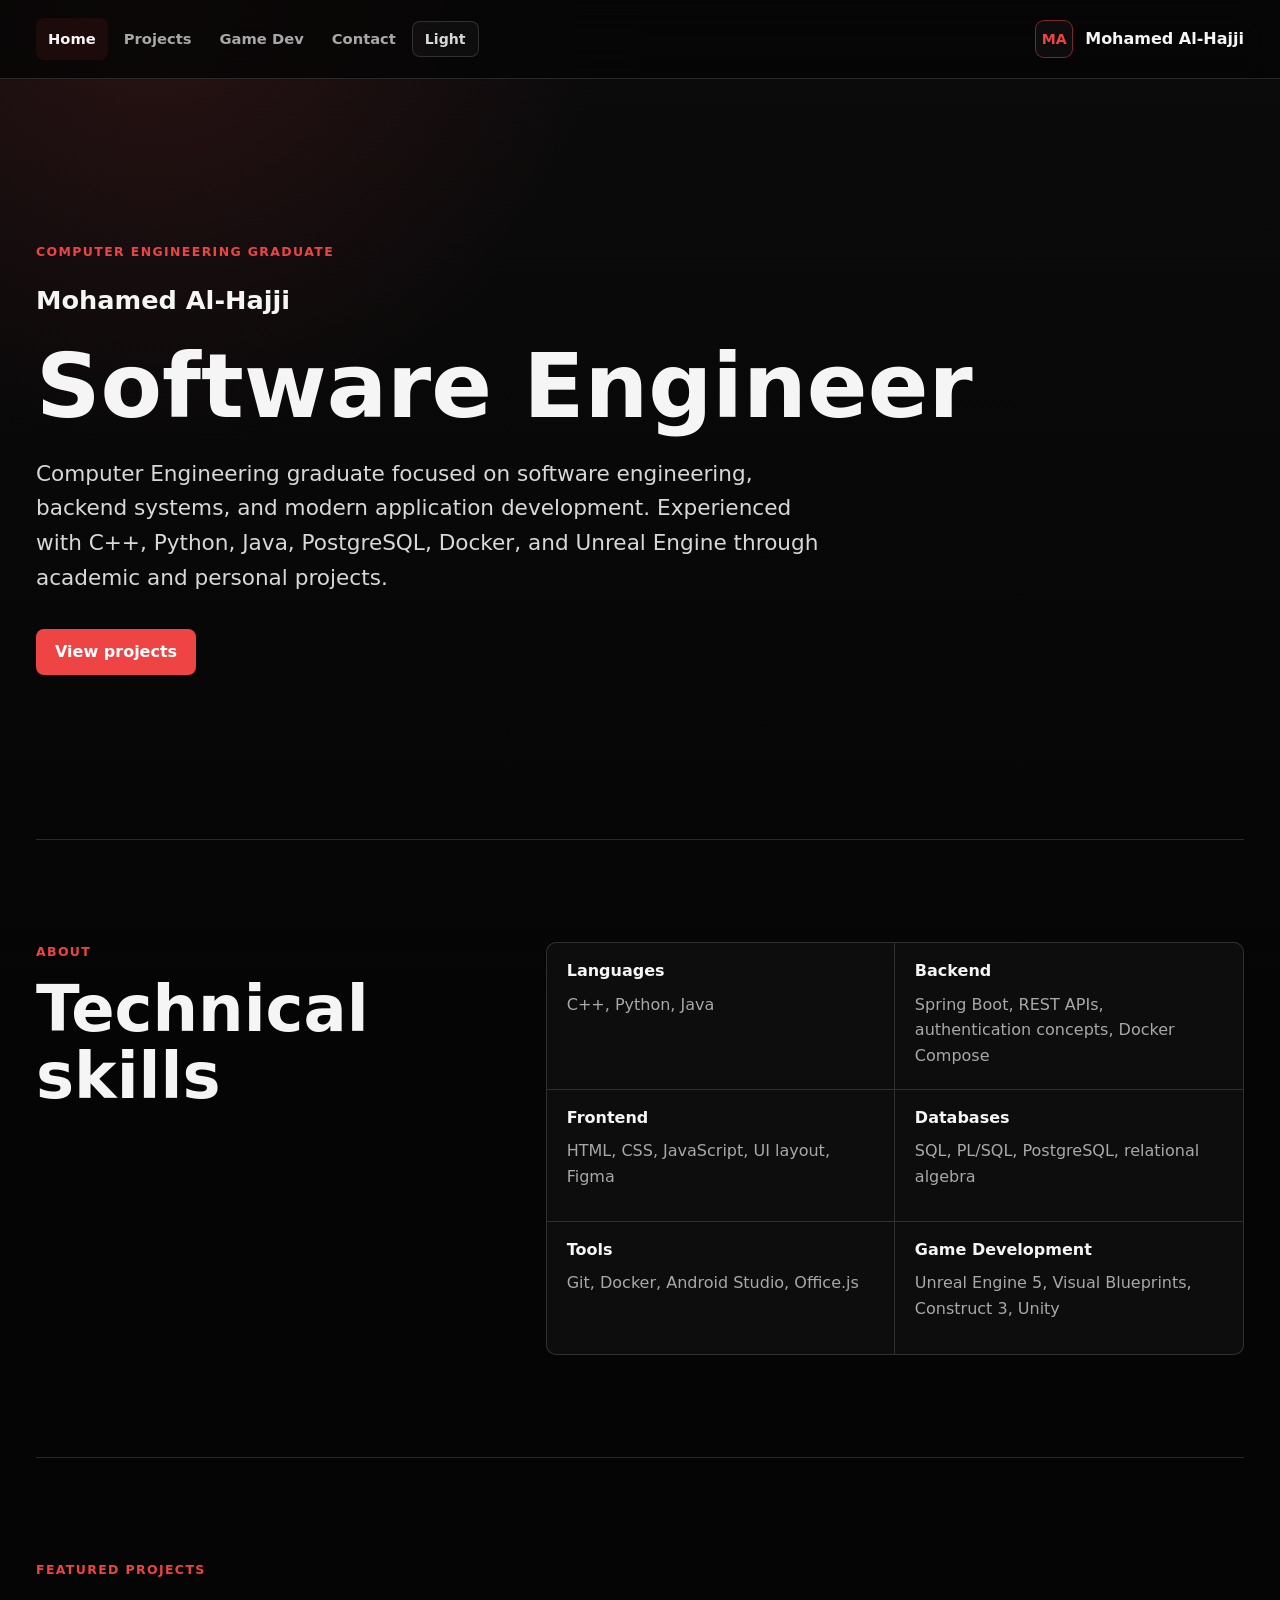
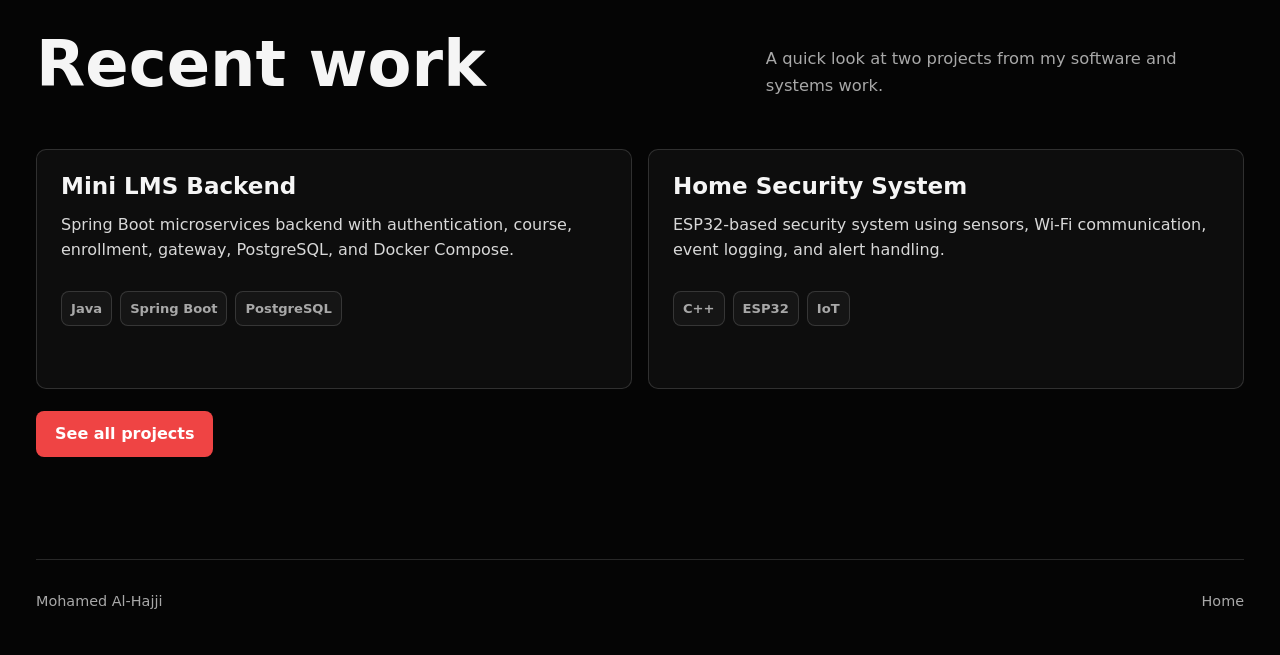
<file: index.html>
<!DOCTYPE html>
<html lang="en">
<head>
    <meta charset="UTF-8" />
    <meta name="viewport" content="width=device-width, initial-scale=1.0" />
    <meta name="description" content="Mohamed Al-Hajji - Software Engineer portfolio." />
    <title>Mohamed Al-Hajji | Software Engineer</title>
    <link rel="icon" href="data:," />
    <link rel="stylesheet" href="styles.css?v=20260610-1" />
</head>
<body>
    <header class="site-header">
        <a class="brand" href="index.html" aria-label="Mohamed Al-Hajji home">
            <span class="brand-mark">MA</span>
            <span>Mohamed Al-Hajji</span>
        </a>

        <button class="nav-toggle" type="button" aria-label="Open navigation" aria-expanded="false">
            <span></span>
            <span></span>
        </button>

        <nav class="site-nav" aria-label="Primary navigation">
            <a class="active" href="index.html">Home</a>
            <a href="projects.html">Projects</a>
            <a href="game-dev.html">Game Dev</a>
            <a href="contact.html">Contact</a>
            <button class="theme-toggle" type="button" aria-label="Toggle light and dark mode">Light</button>
        </nav>
    </header>

    <main>
        <section class="hero compact-hero">
            <div class="hero-inner">
                <div class="hero-copy reveal">
                    <p class="eyebrow">Computer Engineering Graduate</p>
                    <p class="hero-name">Mohamed Al-Hajji</p>
                    <h1>Software Engineer</h1>
                    <p class="hero-text">
                        Computer Engineering graduate focused on software engineering, backend systems, and modern application development. Experienced with C++, Python, Java, PostgreSQL, Docker, and Unreal Engine through academic and personal projects.
                    </p>
                    <div class="hero-actions">
                        <a class="button primary" href="projects.html">View projects</a>
                    </div>
                </div>
            </div>
        </section>

        <section class="section-block split-section">
            <div class="section-header reveal">
                <p class="eyebrow">About</p>
                <h2>Technical skills</h2>
            </div>

            <div id="skills" class="skill-matrix reveal">
                <div>
                    <h3>Languages</h3>
                    <p>C++, Python, Java</p>
                </div>
                <div>
                    <h3>Backend</h3>
                    <p>Spring Boot, REST APIs, authentication concepts, Docker Compose</p>
                </div>
                <div>
                    <h3>Frontend</h3>
                    <p>HTML, CSS, JavaScript, UI layout, Figma</p>
                </div>
                <div>
                    <h3>Databases</h3>
                    <p>SQL, PL/SQL, PostgreSQL, relational algebra</p>
                </div>
                <div>
                    <h3>Tools</h3>
                    <p>Git, Docker, Android Studio, Office.js</p>
                </div>
                <div>
                    <h3>Game Development</h3>
                    <p>Unreal Engine 5, Visual Blueprints, Construct 3, Unity</p>
                </div>
            </div>
        </section>

        <section class="section-block featured-section">
            <div class="section-header reveal">
                <p class="eyebrow">Featured projects</p>
                <h2>Recent work</h2>
                <p>A quick look at two projects from my software and systems work.</p>
            </div>

            <div class="featured-projects">
                <article class="featured-card reveal">
                    <h3>Mini LMS Backend</h3>
                    <p>Spring Boot microservices backend with authentication, course, enrollment, gateway, PostgreSQL, and Docker Compose.</p>
                    <div class="tag-row">
                        <span>Java</span>
                        <span>Spring Boot</span>
                        <span>PostgreSQL</span>
                    </div>
                </article>

                <article class="featured-card reveal">
                    <h3>Home Security System</h3>
                    <p>ESP32-based security system using sensors, Wi-Fi communication, event logging, and alert handling.</p>
                    <div class="tag-row">
                        <span>C++</span>
                        <span>ESP32</span>
                        <span>IoT</span>
                    </div>
                </article>
            </div>

            <div class="section-actions reveal">
                <a class="button primary" href="projects.html">See all projects</a>
            </div>
        </section>

    </main>

    <footer class="site-footer">
        <span>Mohamed Al-Hajji</span>
        <span>Home</span>
    </footer>

    <script src="script.js?v=20260521-4"></script>
</body>
</html>
</file>
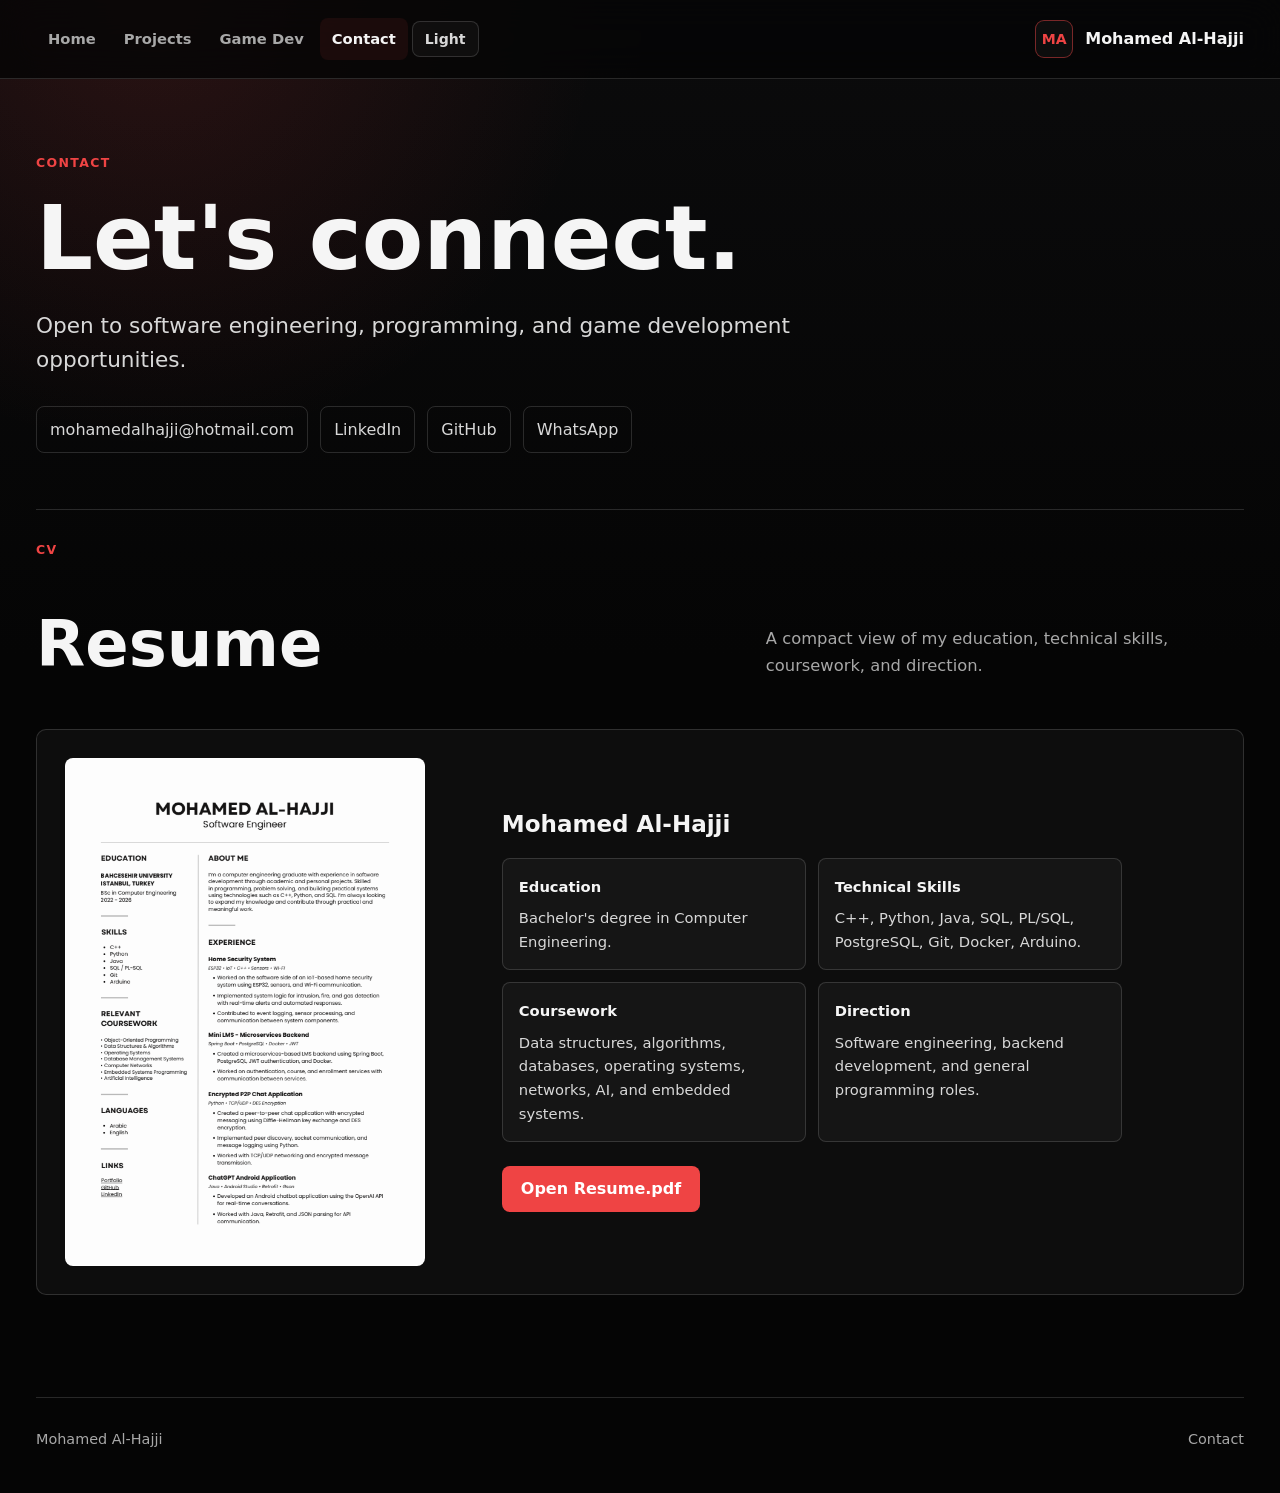
<file: contact.html>
<!DOCTYPE html>
<html lang="en">
<head>
    <meta charset="UTF-8" />
    <meta name="viewport" content="width=device-width, initial-scale=1.0" />
    <meta name="description" content="Contact Mohamed Al-Hajji and view his CV." />
    <title>Mohamed Al-Hajji | Contact</title>
    <link rel="icon" href="data:," />
    <link rel="stylesheet" href="styles.css?v=20260610-1" />
</head>
<body>
    <header class="site-header">
        <a class="brand" href="index.html" aria-label="Mohamed Al-Hajji home">
            <span class="brand-mark">MA</span>
            <span>Mohamed Al-Hajji</span>
        </a>

        <button class="nav-toggle" type="button" aria-label="Open navigation" aria-expanded="false">
            <span></span>
            <span></span>
        </button>

        <nav class="site-nav" aria-label="Primary navigation">
            <a href="index.html">Home</a>
            <a href="projects.html">Projects</a>
            <a href="game-dev.html">Game Dev</a>
            <a class="active" href="contact.html">Contact</a>
            <button class="theme-toggle" type="button" aria-label="Toggle light and dark mode">Light</button>
        </nav>
    </header>

    <main>
        <section class="hero page-hero contact-hero">
            <div class="hero-inner">
                <div class="hero-copy reveal">
                    <p class="eyebrow">Contact</p>
                    <h1>Let's connect.</h1>
                    <p class="hero-text">
                        Open to software engineering, programming, and game development opportunities.
                    </p>
                    <div class="contact-links">
                        <a href="mailto:mohamedalhajji@hotmail.com">mohamedalhajji@hotmail.com</a>
                        <a href="https://linkedin.com/in/mohamedalhajji" target="_blank" rel="noreferrer">LinkedIn</a>
                        <a href="https://github.com/mohamedalhajji" target="_blank" rel="noreferrer">GitHub</a>
                        <a href="https://wa.me/+966598626359" target="_blank" rel="noreferrer">WhatsApp</a>
                    </div>
                </div>
            </div>
        </section>

        <section class="section-block resume-page-section">
            <div class="section-header reveal">
                <p class="eyebrow">CV</p>
                <h2>Resume</h2>
                <p>A compact view of my education, technical skills, coursework, and direction.</p>
            </div>

            <div class="resume-panel reveal">
                <a class="resume-preview resume-preview-large" href="assets/Resume.pdf" target="_blank" rel="noreferrer">
                    <img src="assets/resume.png" alt="Resume preview" />
                </a>
                <div class="resume-copy">
                    <h3>Mohamed Al-Hajji</h3>
                    <div class="resume-summary-grid">
                        <div>
                            <h4>Education</h4>
                            <p>Bachelor's degree in Computer Engineering.</p>
                        </div>
                        <div>
                            <h4>Technical Skills</h4>
                            <p>C++, Python, Java, SQL, PL/SQL, PostgreSQL, Git, Docker, Arduino.</p>
                        </div>
                        <div>
                            <h4>Coursework</h4>
                            <p>Data structures, algorithms, databases, operating systems, networks, AI, and embedded systems.</p>
                        </div>
                        <div>
                            <h4>Direction</h4>
                            <p>Software engineering, backend development, and general programming roles.</p>
                        </div>
                    </div>
                    <a class="button primary" href="assets/Resume.pdf" target="_blank" rel="noreferrer">Open Resume.pdf</a>
                </div>
            </div>
        </section>
    </main>

    <footer class="site-footer">
        <span>Mohamed Al-Hajji</span>
        <span>Contact</span>
    </footer>

    <script src="script.js?v=20260627-1"></script>
</body>
</html>
</file>
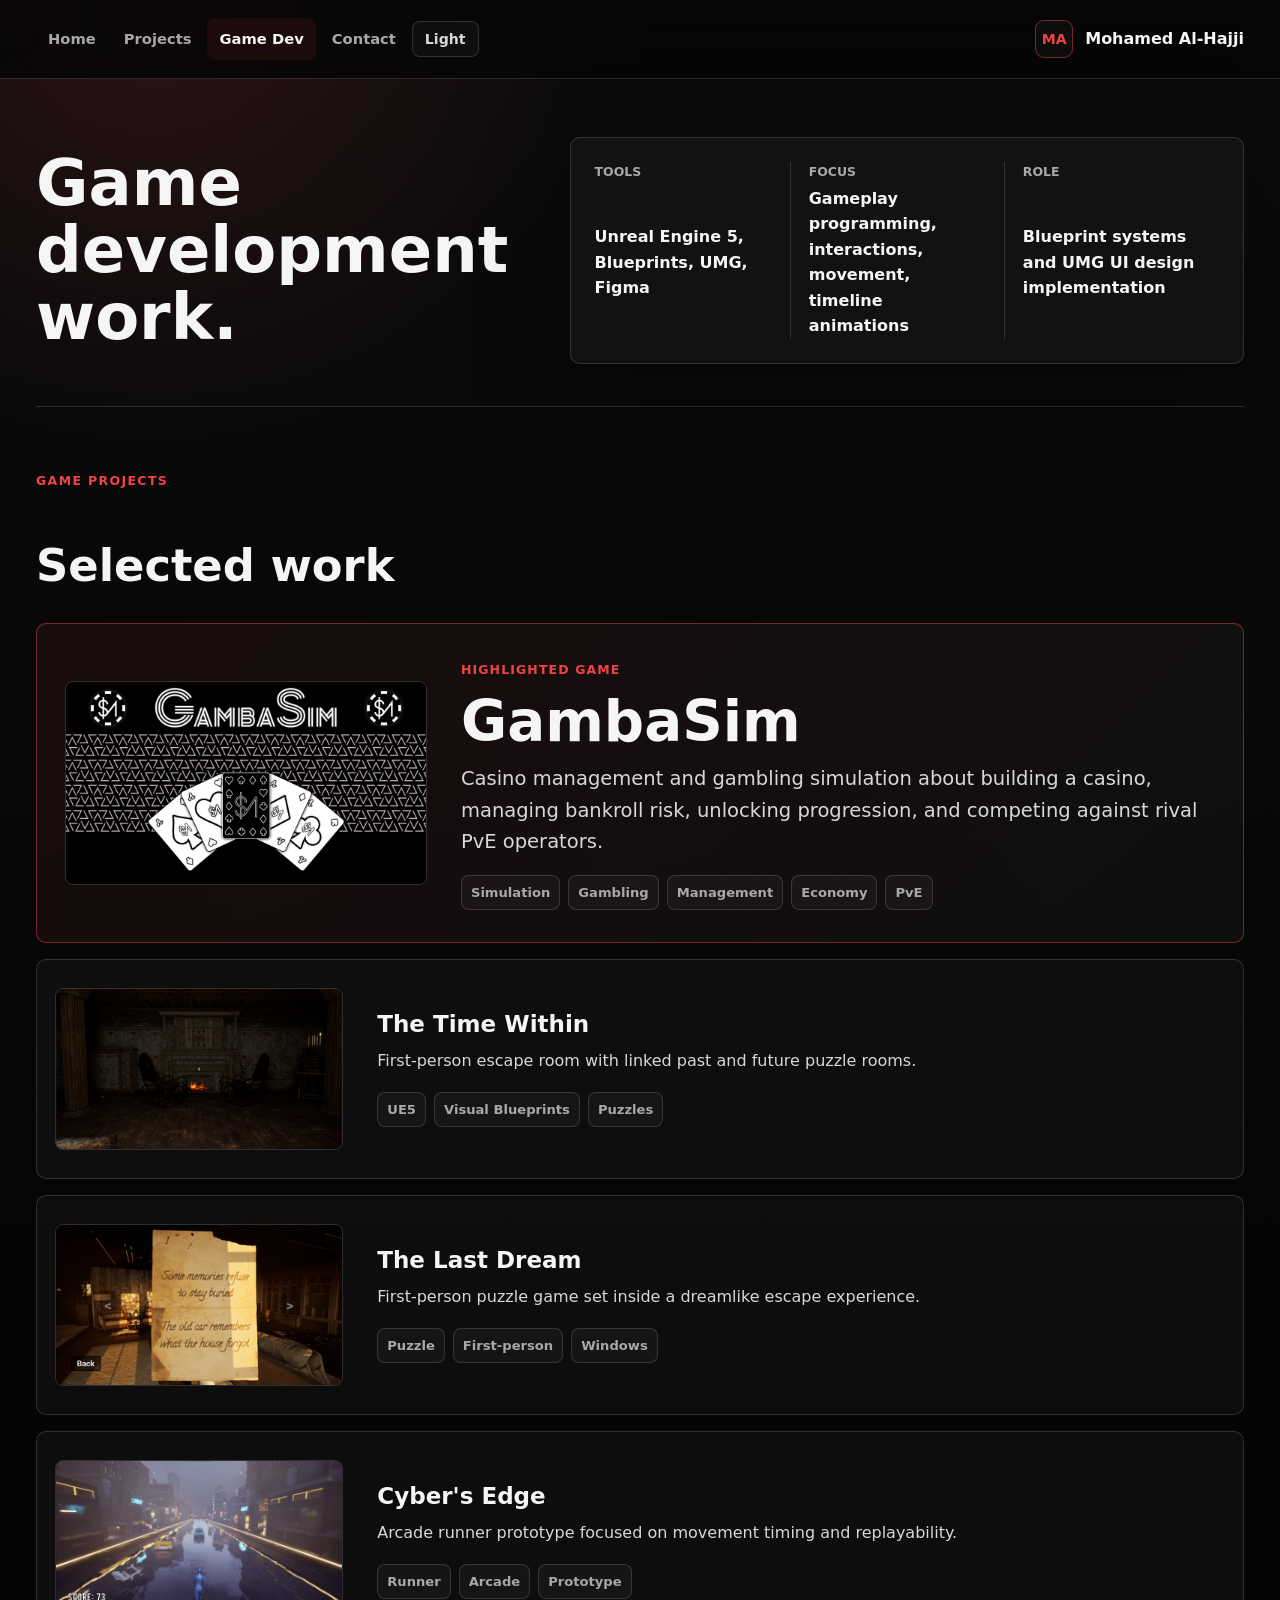
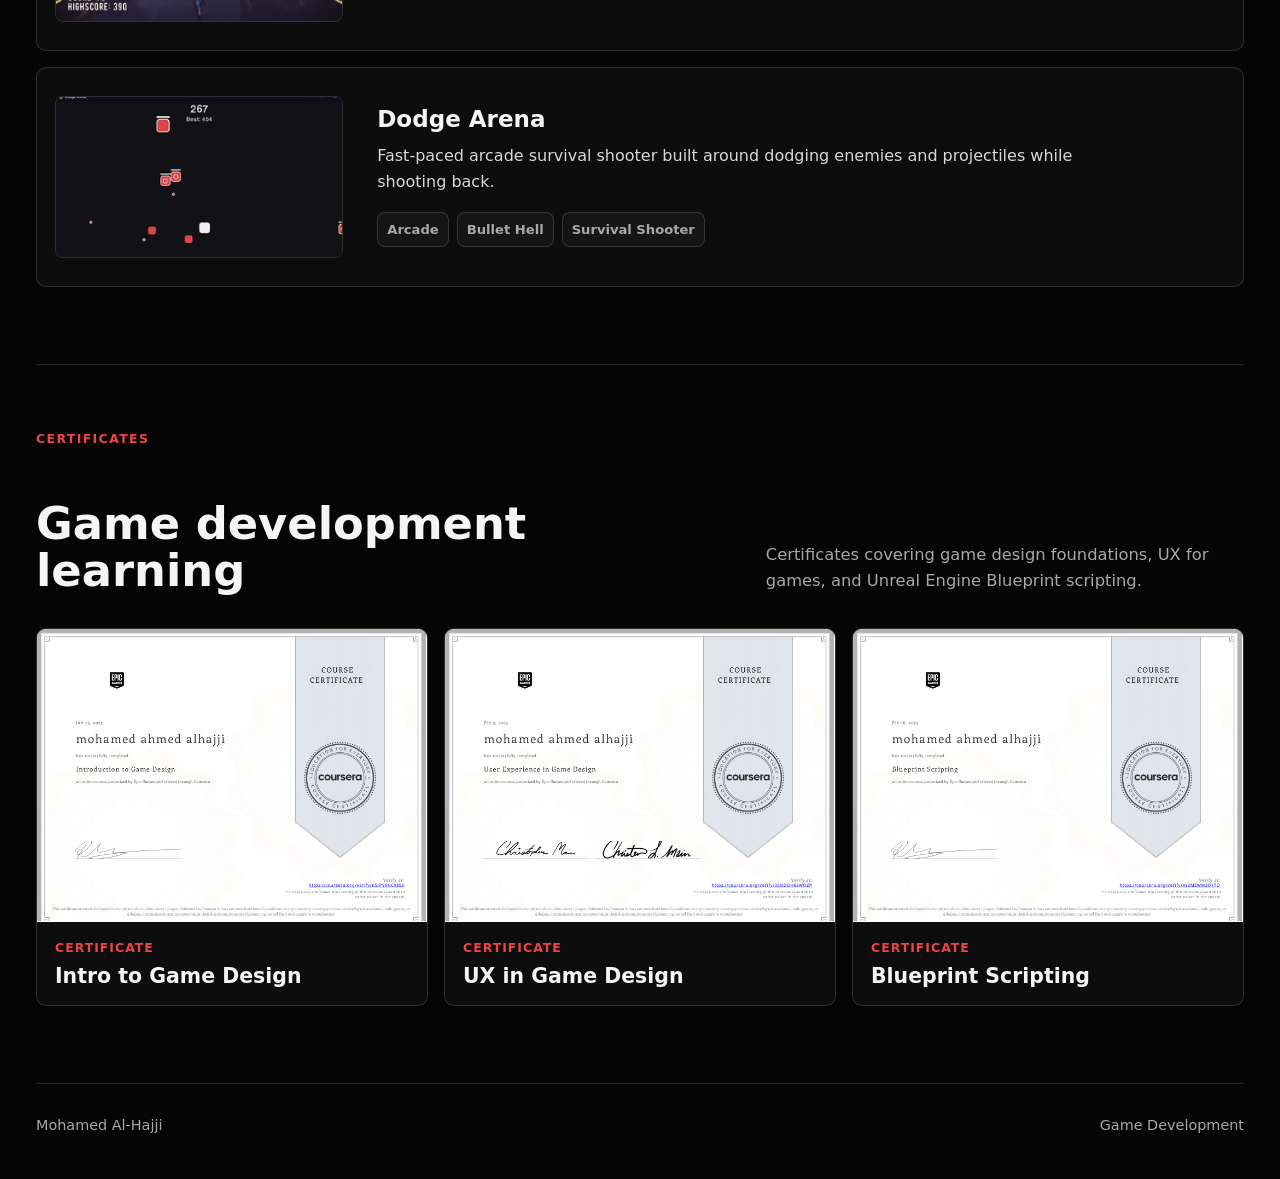
<file: game-dev.html>
<!DOCTYPE html>
<html lang="en">
<head>
    <meta charset="UTF-8" />
    <meta name="viewport" content="width=device-width, initial-scale=1.0" />
    <meta name="description" content="Mohamed Al-Hajji - Game development projects." />
    <title>Mohamed Al-Hajji | Game Development</title>
    <link rel="icon" href="data:," />
    <link rel="stylesheet" href="styles.css?v=20260610-1" />
</head>
<body>
    <header class="site-header">
        <a class="brand" href="index.html" aria-label="Mohamed Al-Hajji home">
            <span class="brand-mark">MA</span>
            <span>Mohamed Al-Hajji</span>
        </a>

        <button class="nav-toggle" type="button" aria-label="Open navigation" aria-expanded="false">
            <span></span>
            <span></span>
        </button>

        <nav class="site-nav" aria-label="Primary navigation">
            <a href="index.html">Home</a>
            <a href="projects.html">Projects</a>
            <a class="active" href="game-dev.html">Game Dev</a>
            <a href="contact.html">Contact</a>
            <button class="theme-toggle" type="button" aria-label="Toggle light and dark mode">Light</button>
        </nav>
    </header>

    <main>
        <section class="hero game-hero">
            <div class="hero-inner">
                <div class="hero-copy reveal">
                    <h1>Game development work.</h1>
                </div>

                <aside class="hero-summary reveal" aria-label="Game development summary">
                    <dl>
                        <div>
                            <dt>Tools</dt>
                            <dd>Unreal Engine 5, Blueprints, UMG, Figma</dd>
                        </div>
                        <div>
                            <dt>Focus</dt>
                            <dd>Gameplay programming, interactions, movement, timeline animations</dd>
                        </div>
                        <div>
                            <dt>Role</dt>
                            <dd>Blueprint systems and UMG UI design implementation</dd>
                        </div>
                    </dl>
                </aside>
            </div>
        </section>

        <section id="games" class="section-block">
            <div class="section-header reveal">
                <p class="eyebrow">Game projects</p>
                <h2>Selected work</h2>
            </div>

            <div class="game-project-list">
                <button class="game-list-card game-list-card-featured reveal" type="button" data-game="gambasim">
                    <img src="assets/GS.png" alt="GambaSim game screenshot" />
                    <div>
                        <span class="game-card-label">Highlighted game</span>
                        <h3>GambaSim</h3>
                        <p>Casino management and gambling simulation about building a casino, managing bankroll risk, unlocking progression, and competing against rival PvE operators.</p>
                        <div class="tag-row">
                            <span>Simulation</span>
                            <span>Gambling</span>
                            <span>Management</span>
                            <span>Economy</span>
                            <span>PvE</span>
                        </div>
                    </div>
                </button>

                <button class="game-list-card reveal" type="button" data-game="time-within">
                    <img src="assets/TTW.png" alt="The Time Within game screenshot" />
                    <div>
                        <h3>The Time Within</h3>
                        <p>First-person escape room with linked past and future puzzle rooms.</p>
                        <div class="tag-row">
                            <span>UE5</span>
                            <span>Visual Blueprints</span>
                            <span>Puzzles</span>
                        </div>
                    </div>
                </button>

                <button class="game-list-card reveal" type="button" data-game="last-dream">
                    <img src="assets/TLD.png" alt="The Last Dream game screenshot" />
                    <div>
                        <h3>The Last Dream</h3>
                        <p>First-person puzzle game set inside a dreamlike escape experience.</p>
                        <div class="tag-row">
                            <span>Puzzle</span>
                            <span>First-person</span>
                            <span>Windows</span>
                        </div>
                    </div>
                </button>

                <button class="game-list-card reveal" type="button" data-game="cybers-edge">
                    <img src="assets/CE.png" alt="Cyber's Edge game screenshot" />
                    <div>
                        <h3>Cyber's Edge</h3>
                        <p>Arcade runner prototype focused on movement timing and replayability.</p>
                        <div class="tag-row">
                            <span>Runner</span>
                            <span>Arcade</span>
                            <span>Prototype</span>
                        </div>
                    </div>
                </button>

                <button class="game-list-card reveal" type="button" data-game="dodge-arena">
                    <img src="assets/DA.png" alt="Dodge Arena game screenshot" />
                    <div>
                        <h3>Dodge Arena</h3>
                        <p>Fast-paced arcade survival shooter built around dodging enemies and projectiles while shooting back.</p>
                        <div class="tag-row">
                            <span>Arcade</span>
                            <span>Bullet Hell</span>
                            <span>Survival Shooter</span>
                        </div>
                    </div>
                </button>
            </div>
        </section>

        <section class="section-block certificates-section">
            <div class="section-header reveal">
                <p class="eyebrow">Certificates</p>
                <h2>Game development learning</h2>
                <p>Certificates covering game design foundations, UX for games, and Unreal Engine Blueprint scripting.</p>
            </div>

            <div class="certificate-grid">
                <button class="certificate-card reveal" type="button" data-certificate="assets/intro-to-game-design.pdf" data-preview="assets/intro-to-game-design-thumb.jpg" data-title="Intro to Game Design">
                    <img src="assets/intro-to-game-design-thumb.jpg" alt="Intro to Game Design certificate preview" />
                    <span>Certificate</span>
                    <h3>Intro to Game Design</h3>
                </button>

                <button class="certificate-card reveal" type="button" data-certificate="assets/ux-in-game-design.pdf" data-preview="assets/ux-in-game-design-thumb.jpg" data-title="UX in Game Design">
                    <img src="assets/ux-in-game-design-thumb.jpg" alt="UX in Game Design certificate preview" />
                    <span>Certificate</span>
                    <h3>UX in Game Design</h3>
                </button>

                <button class="certificate-card reveal" type="button" data-certificate="assets/blueprint-scripting.pdf" data-preview="assets/blueprint-scripting-thumb.jpg" data-title="Blueprint Scripting">
                    <img src="assets/blueprint-scripting-thumb.jpg" alt="Blueprint Scripting certificate preview" />
                    <span>Certificate</span>
                    <h3>Blueprint Scripting</h3>
                </button>
            </div>
        </section>
    </main>

    <div class="project-modal" hidden>
        <div class="modal-backdrop" data-close-modal></div>
        <article class="modal-card" role="dialog" aria-modal="true" aria-labelledby="modal-title">
            <button class="modal-close" type="button" aria-label="Close project details" data-close-modal>Close</button>
            <p class="eyebrow" id="modal-category"></p>
            <h2 id="modal-title"></h2>
            <p id="modal-summary"></p>
            <div class="modal-grid">
                <div>
                    <h3>Details</h3>
                    <ul id="modal-points"></ul>
                </div>
                <div>
                    <h3>Tags</h3>
                    <div class="tag-row" id="modal-tags"></div>
                    <a class="modal-link" id="modal-link" href="#" target="_blank" rel="noreferrer">View project</a>
                </div>
            </div>
        </article>
    </div>

    <div class="certificate-modal" hidden>
        <div class="modal-backdrop" data-close-certificate></div>
        <article class="certificate-modal-card" role="dialog" aria-modal="true" aria-labelledby="certificate-modal-title">
            <div class="certificate-modal-header">
                <h2 id="certificate-modal-title">Certificate</h2>
                <button class="modal-close" type="button" aria-label="Close certificate preview" data-close-certificate>Close</button>
            </div>
            <iframe id="certificate-frame" title="Certificate PDF preview"></iframe>
            <img id="certificate-image" alt="Certificate preview" />
        </article>
    </div>

    <footer class="site-footer">
        <span>Mohamed Al-Hajji</span>
        <span>Game Development</span>
    </footer>

    <script src="script.js?v=20260627-1"></script>
</body>
</html>
</file>
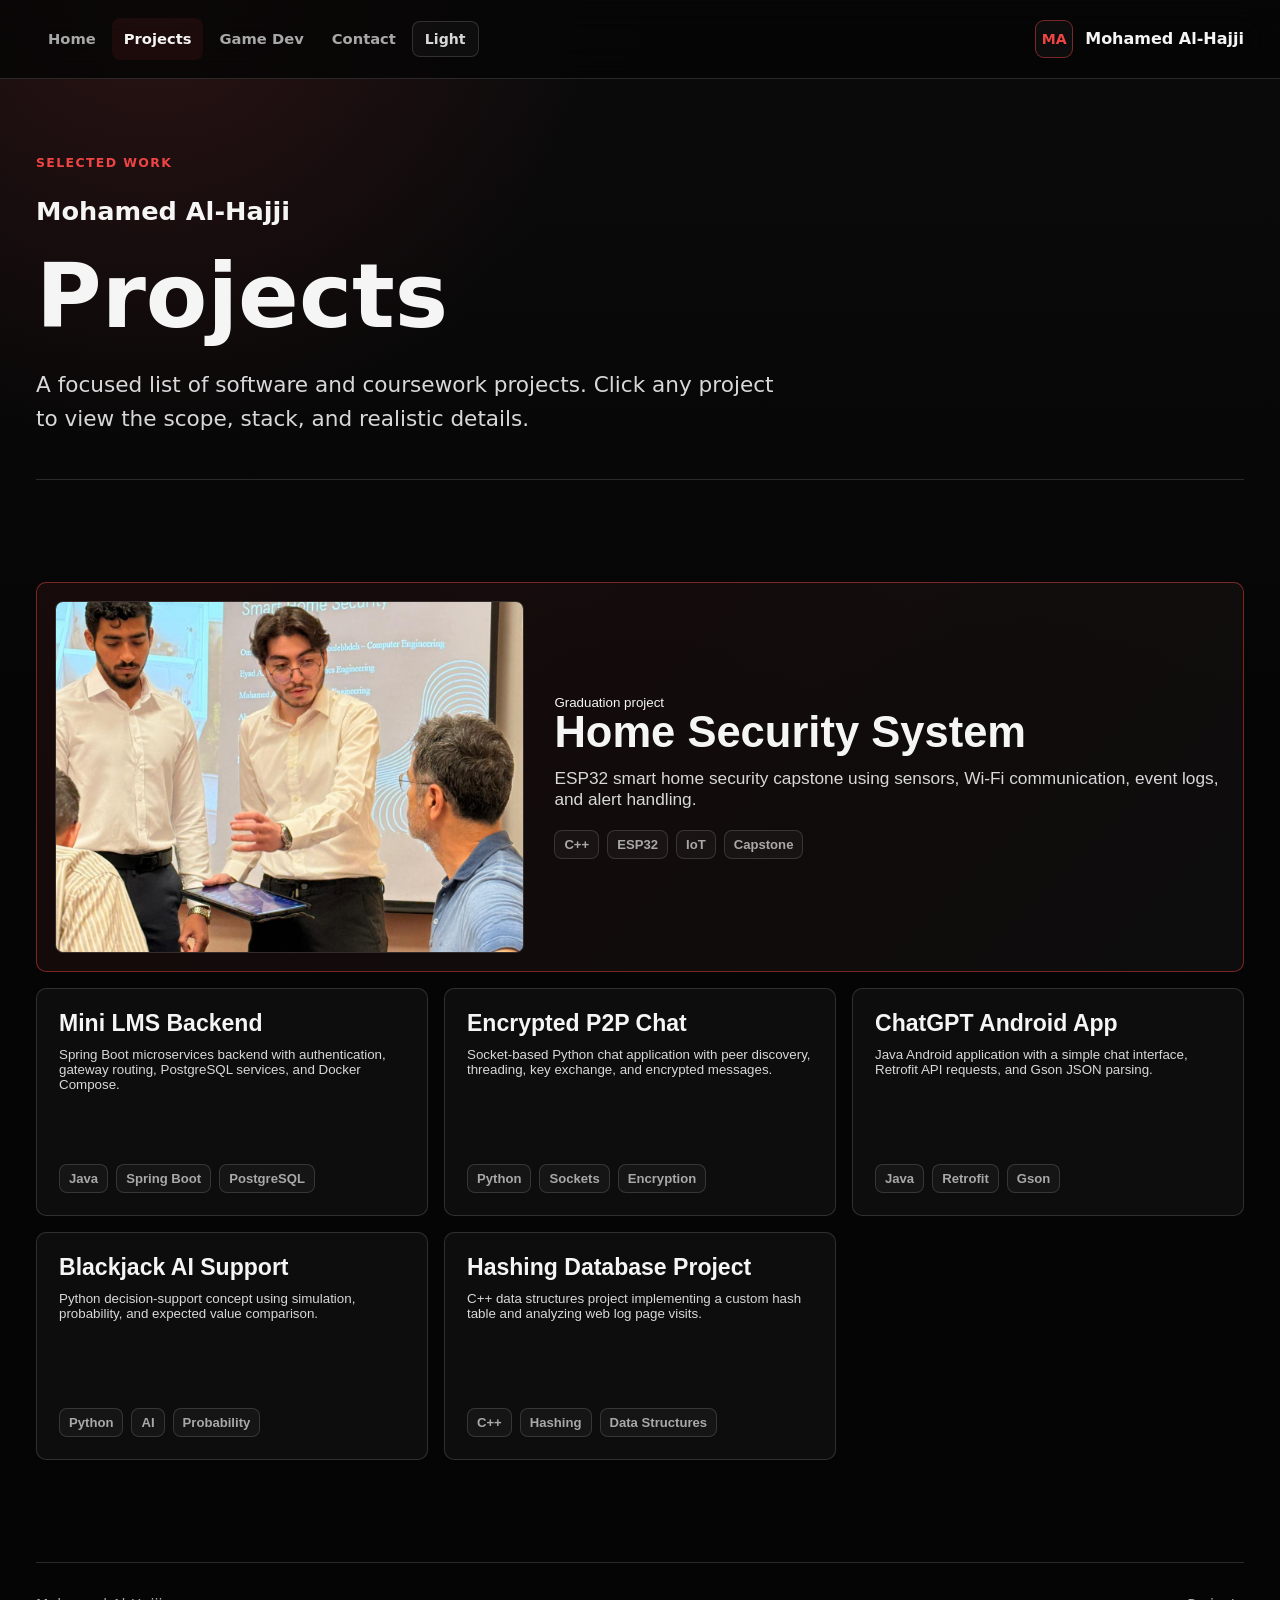
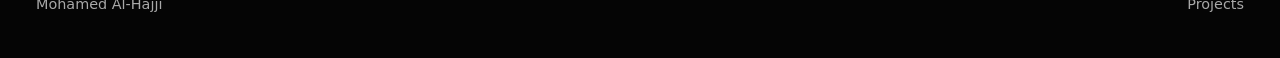
<file: projects.html>
<!DOCTYPE html>
<html lang="en">
<head>
    <meta charset="UTF-8" />
    <meta name="viewport" content="width=device-width, initial-scale=1.0" />
    <meta name="description" content="Mohamed Al-Hajji software engineering projects." />
    <title>Mohamed Al-Hajji | Projects</title>
    <link rel="icon" href="data:," />
    <link rel="stylesheet" href="styles.css?v=20260627-1" />
</head>
<body>
    <header class="site-header">
        <a class="brand" href="index.html" aria-label="Mohamed Al-Hajji home">
            <span class="brand-mark">MA</span>
            <span>Mohamed Al-Hajji</span>
        </a>

        <button class="nav-toggle" type="button" aria-label="Open navigation" aria-expanded="false">
            <span></span>
            <span></span>
        </button>

        <nav class="site-nav" aria-label="Primary navigation">
            <a href="index.html">Home</a>
            <a class="active" href="projects.html">Projects</a>
            <a href="game-dev.html">Game Dev</a>
            <a href="contact.html">Contact</a>
            <button class="theme-toggle" type="button" aria-label="Toggle light and dark mode">Light</button>
        </nav>
    </header>

    <main>
        <section class="hero page-hero">
            <div class="hero-inner">
                <div class="hero-copy reveal">
                    <p class="eyebrow">Selected work</p>
                    <p class="hero-name">Mohamed Al-Hajji</p>
                    <h1>Projects</h1>
                    <p class="hero-text">
                        A focused list of software and coursework projects. Click any project to view the scope,
                        stack, and realistic details.
                    </p>
                </div>
            </div>
        </section>

        <section class="section-block">
            <div class="project-grid">
                <button class="project-tile project-tile-featured reveal" type="button" data-project="security-system">
                    <img src="assets/home-security-demo.jpeg" alt="Home Security System project demo discussion" />
                    <div>
                        <span>Graduation project</span>
                        <h3>Home Security System</h3>
                        <p>ESP32 smart home security capstone using sensors, Wi-Fi communication, event logs, and alert handling.</p>
                        <div class="tag-row">
                            <span>C++</span>
                            <span>ESP32</span>
                            <span>IoT</span>
                            <span>Capstone</span>
                        </div>
                    </div>
                </button>

                <button class="project-tile reveal" type="button" data-project="mini-lms">
                    <h3>Mini LMS Backend</h3>
                    <p>Spring Boot microservices backend with authentication, gateway routing, PostgreSQL services, and Docker Compose.</p>
                    <div class="tag-row">
                        <span>Java</span>
                        <span>Spring Boot</span>
                        <span>PostgreSQL</span>
                    </div>
                </button>

                <button class="project-tile reveal" type="button" data-project="p2p-chat">
                    <h3>Encrypted P2P Chat</h3>
                    <p>Socket-based Python chat application with peer discovery, threading, key exchange, and encrypted messages.</p>
                    <div class="tag-row">
                        <span>Python</span>
                        <span>Sockets</span>
                        <span>Encryption</span>
                    </div>
                </button>

                <button class="project-tile reveal" type="button" data-project="android-chatgpt">
                    <h3>ChatGPT Android App</h3>
                    <p>Java Android application with a simple chat interface, Retrofit API requests, and Gson JSON parsing.</p>
                    <div class="tag-row">
                        <span>Java</span>
                        <span>Retrofit</span>
                        <span>Gson</span>
                    </div>
                </button>

                <button class="project-tile reveal" type="button" data-project="blackjack-ai">
                    <h3>Blackjack AI Support</h3>
                    <p>Python decision-support concept using simulation, probability, and expected value comparison.</p>
                    <div class="tag-row">
                        <span>Python</span>
                        <span>AI</span>
                        <span>Probability</span>
                    </div>
                </button>

                <button class="project-tile reveal" type="button" data-project="hashing-db">
                    <h3>Hashing Database Project</h3>
                    <p>C++ data structures project implementing a custom hash table and analyzing web log page visits.</p>
                    <div class="tag-row">
                        <span>C++</span>
                        <span>Hashing</span>
                        <span>Data Structures</span>
                    </div>
                </button>
            </div>
        </section>
    </main>

    <div class="project-modal" hidden>
        <div class="modal-backdrop" data-close-modal></div>
        <article class="modal-card" role="dialog" aria-modal="true" aria-labelledby="modal-title">
            <button class="modal-close" type="button" aria-label="Close project details" data-close-modal>Close</button>
            <p class="eyebrow" id="modal-category"></p>
            <h2 id="modal-title"></h2>
            <p id="modal-summary"></p>
            <div class="modal-gallery" id="modal-gallery" hidden></div>
            <div class="modal-grid">
                <div>
                    <h3>What it shows</h3>
                    <ul id="modal-points"></ul>
                </div>
                <div>
                    <h3>Stack</h3>
                    <div class="tag-row" id="modal-tags"></div>
                    <a class="modal-link" id="modal-link" href="#" target="_blank" rel="noreferrer">View Repository</a>
                </div>
            </div>
        </article>
    </div>

    <footer class="site-footer">
        <span>Mohamed Al-Hajji</span>
        <span>Projects</span>
    </footer>

    <script src="script.js?v=20260627-1"></script>
</body>
</html>
</file>
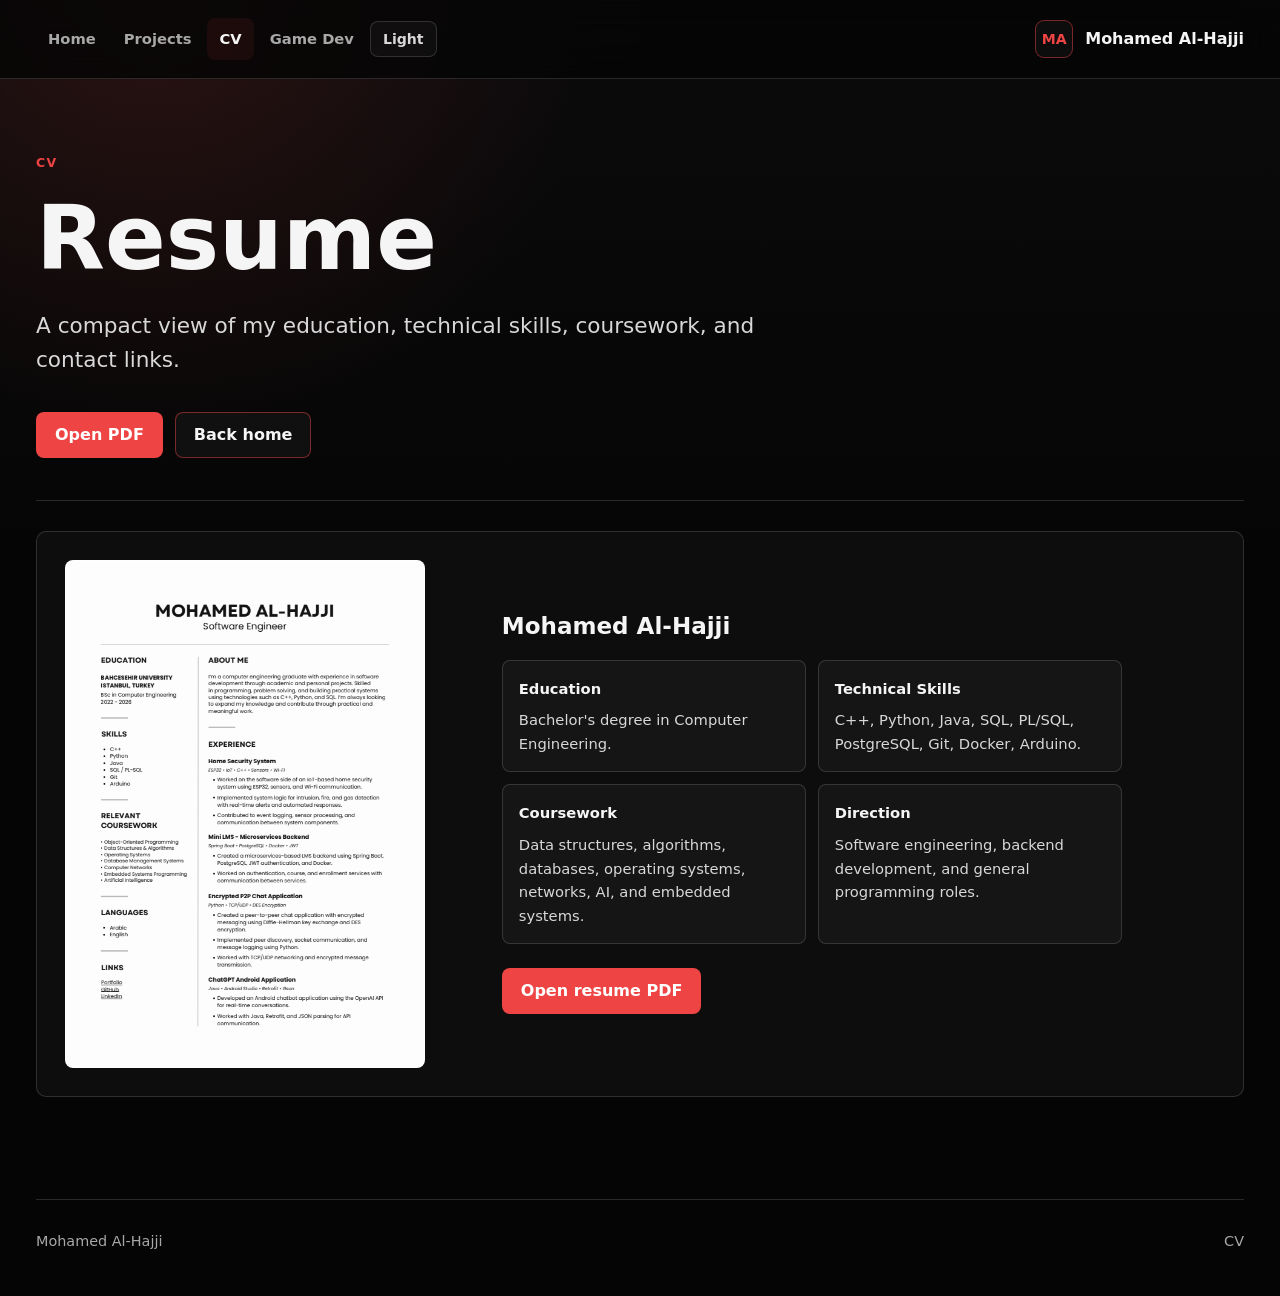
<file: resume.html>
<!DOCTYPE html>
<html lang="en">
<head>
    <meta charset="UTF-8" />
    <meta name="viewport" content="width=device-width, initial-scale=1.0" />
    <meta name="description" content="Mohamed Al-Hajji CV and resume." />
    <title>Mohamed Al-Hajji | CV</title>
    <link rel="icon" href="data:," />
    <link rel="stylesheet" href="styles.css?v=20260515-4" />
</head>
<body>
    <header class="site-header">
        <a class="brand" href="index.html" aria-label="Mohamed Al-Hajji home">
            <span class="brand-mark">MA</span>
            <span>Mohamed Al-Hajji</span>
        </a>

        <button class="nav-toggle" type="button" aria-label="Open navigation" aria-expanded="false">
            <span></span>
            <span></span>
        </button>

        <nav class="site-nav" aria-label="Primary navigation">
            <a href="index.html">Home</a>
            <a href="projects.html">Projects</a>
            <a class="active" href="resume.html">CV</a>
            <a href="game-dev.html">Game Dev</a>
            <button class="theme-toggle" type="button" aria-label="Toggle light and dark mode">Light</button>
        </nav>
    </header>

    <main>
        <section class="hero page-hero">
            <div class="hero-inner">
                <div class="hero-copy reveal">
                    <p class="eyebrow">CV</p>
                    <h1>Resume</h1>
                    <p class="hero-text">
                        A compact view of my education, technical skills, coursework, and contact links.
                    </p>
                    <div class="hero-actions">
                        <a class="button primary" href="assets/resume.pdf" target="_blank" rel="noreferrer">Open PDF</a>
                        <a class="button secondary" href="index.html">Back home</a>
                    </div>
                </div>
            </div>
        </section>

        <section class="section-block resume-page-section">
            <div class="resume-panel reveal">
                <a class="resume-preview resume-preview-large" href="assets/resume.pdf" target="_blank" rel="noreferrer">
                    <img src="assets/resume.png" alt="Resume preview" />
                </a>
                <div class="resume-copy">
                    <h3>Mohamed Al-Hajji</h3>
                    <div class="resume-summary-grid">
                        <div>
                            <h4>Education</h4>
                            <p>Bachelor's degree in Computer Engineering.</p>
                        </div>
                        <div>
                            <h4>Technical Skills</h4>
                            <p>C++, Python, Java, SQL, PL/SQL, PostgreSQL, Git, Docker, Arduino.</p>
                        </div>
                        <div>
                            <h4>Coursework</h4>
                            <p>Data structures, algorithms, databases, operating systems, networks, AI, and embedded systems.</p>
                        </div>
                        <div>
                            <h4>Direction</h4>
                            <p>Software engineering, backend development, and general programming roles.</p>
                        </div>
                    </div>
                    <a class="button primary" href="assets/resume.pdf" target="_blank" rel="noreferrer">Open resume PDF</a>
                </div>
            </div>
        </section>
    </main>

    <footer class="site-footer">
        <span>Mohamed Al-Hajji</span>
        <span>CV</span>
    </footer>

    <script src="script.js?v=20260515-3"></script>
</body>
</html>
</file>
<file: styles.css>
:root {
    color-scheme: dark;
    --bg: #050505;
    --bg-2: #0b0b0c;
    --panel: #111113;
    --panel-2: #171719;
    --text: #f5f5f5;
    --muted: #a8a8a8;
    --soft: #d8d8d8;
    --line: rgba(255, 255, 255, 0.14);
    --line-strong: rgba(239, 68, 68, 0.48);
    --accent: #ef4444;
    --accent-2: #fca5a5;
    --shadow: 0 24px 90px rgba(0, 0, 0, 0.36);
    --radius: 10px;
    --page: min(100% - 72px, 1400px);
    --nav-bg: rgba(5, 5, 5, 0.82);
    --tile-bg: rgba(255, 255, 255, 0.035);
    --tile-hover: rgba(239, 68, 68, 0.08);
    --button-bg: var(--accent);
    --button-text: #fff;
}

[data-theme="light"] {
    color-scheme: light;
    --bg: #ffffff;
    --bg-2: #f7f7f8;
    --panel: #ffffff;
    --panel-2: #f4f4f5;
    --text: #171717;
    --muted: #666666;
    --soft: #2f2f2f;
    --line: rgba(23, 23, 23, 0.13);
    --line-strong: rgba(220, 38, 38, 0.46);
    --accent: #dc2626;
    --accent-2: #991b1b;
    --shadow: 0 24px 90px rgba(23, 23, 23, 0.10);
    --nav-bg: rgba(255, 255, 255, 0.86);
    --tile-bg: rgba(23, 23, 23, 0.025);
    --tile-hover: rgba(220, 38, 38, 0.06);
    --button-bg: var(--accent);
    --button-text: #fff;
}

* {
    box-sizing: border-box;
}

html {
    scroll-behavior: smooth;
    overflow-x: hidden;
}

body {
    margin: 0;
    overflow-x: hidden;
    background:
        radial-gradient(circle at 12% 0%, color-mix(in srgb, var(--accent) 14%, transparent), transparent 28rem),
        linear-gradient(180deg, var(--bg-2) 0%, var(--bg) 44%, var(--bg) 100%);
    color: var(--text);
    font-family: Inter, ui-sans-serif, system-ui, -apple-system, BlinkMacSystemFont, "Segoe UI", sans-serif;
    line-height: 1.6;
    text-rendering: optimizeLegibility;
}

body.nav-open {
    overflow: hidden;
}

body.modal-open {
    overflow: hidden;
}

a {
    color: inherit;
}

img {
    display: block;
    max-width: 100%;
}

.site-header {
    position: sticky;
    top: 0;
    z-index: 20;
    display: grid;
    grid-template-columns: minmax(0, var(--page));
    align-items: center;
    justify-content: center;
    width: 100%;
    padding: 18px 0;
    background: var(--nav-bg);
    border-bottom: 1px solid var(--line);
    backdrop-filter: blur(18px);
}

.site-header > .brand,
.site-header > .nav-toggle,
.site-header > .site-nav {
    grid-area: 1 / 1;
}

.brand {
    display: inline-flex;
    align-items: center;
    justify-self: end;
    gap: 12px;
    color: var(--text);
    font-weight: 760;
    text-decoration: none;
}

.brand-mark {
    display: grid;
    place-items: center;
    width: 38px;
    height: 38px;
    border: 1px solid var(--line-strong);
    border-radius: 9px;
    background: var(--tile-bg);
    color: var(--accent);
    font-size: 0.88rem;
    font-weight: 850;
}

.site-nav {
    display: flex;
    align-items: center;
    justify-self: start;
    gap: 4px;
}

.site-nav a {
    padding: 9px 12px;
    border-radius: 8px;
    color: var(--muted);
    font-size: 0.92rem;
    font-weight: 680;
    text-decoration: none;
    transition: color 160ms ease, background 160ms ease;
}

.site-nav a:hover,
.site-nav a.active {
    background: var(--tile-hover);
    color: var(--text);
}

.theme-toggle {
    min-height: 36px;
    padding: 0 12px;
    border: 1px solid var(--line);
    border-radius: 8px;
    background: var(--tile-bg);
    color: var(--soft);
    font: inherit;
    font-size: 0.88rem;
    font-weight: 780;
    cursor: pointer;
}

.theme-toggle:hover {
    border-color: var(--line-strong);
    color: var(--text);
}

.nav-toggle {
    display: none;
    width: 42px;
    height: 42px;
    border: 1px solid var(--line-strong);
    border-radius: 9px;
    background: rgba(255, 255, 255, 0.04);
    cursor: pointer;
}

.nav-toggle span {
    display: block;
    width: 18px;
    height: 2px;
    margin: 5px auto;
    background: var(--text);
    transition: transform 180ms ease;
}

.hero {
    min-height: calc(100svh - 75px);
    display: grid;
    align-items: center;
    padding: clamp(46px, 6vw, 74px) 0;
}

.compact-hero {
    min-height: min(760px, calc(100svh - 75px));
}

.page-hero {
    min-height: auto;
    padding-bottom: 42px;
}

.hero-inner,
.section-block,
.contact-inner,
.site-footer {
    width: var(--page);
    margin: 0 auto;
}

.hero-inner {
    display: grid;
    grid-template-columns: 1fr;
    gap: clamp(30px, 5vw, 58px);
    align-items: start;
}

.hero-copy,
.hero-summary {
    min-width: 0;
    max-width: 100%;
}

.eyebrow {
    margin: 0;
    color: var(--accent);
    font-size: 0.78rem;
    font-weight: 850;
    letter-spacing: 0.11em;
    text-transform: uppercase;
}

h1,
h2,
h3 {
    margin: 0;
    line-height: 1.05;
    letter-spacing: 0;
    text-wrap: balance;
}

h1 {
    max-width: 1180px;
    margin-top: 18px;
    font-size: clamp(3.2rem, 6.1vw, 6.65rem);
}

h2 {
    max-width: 860px;
    font-size: clamp(2.1rem, 5vw, 4.4rem);
}

h3 {
    font-size: clamp(1.18rem, 1.8vw, 1.6rem);
}

p {
    margin: 0;
    color: var(--muted);
    overflow-wrap: break-word;
}

.hero-text {
    max-width: 760px;
    margin-top: 24px;
    color: var(--soft);
    font-size: clamp(1.05rem, 1.8vw, 1.35rem);
}

.hero-name {
    margin-top: 18px;
    color: var(--text);
    font-size: clamp(1.2rem, 2vw, 1.8rem);
    font-weight: 850;
}

.compact-hero h1,
.page-hero h1 {
    font-size: clamp(3.2rem, 7vw, 7.5rem);
}

.compact-hero .hero-text {
    max-width: 800px;
}

.hero-actions {
    display: flex;
    flex-wrap: wrap;
    gap: 12px;
    margin-top: 34px;
}

.button {
    display: inline-flex;
    align-items: center;
    justify-content: center;
    min-height: 46px;
    padding: 0 18px;
    border: 1px solid transparent;
    border-radius: 8px;
    font-weight: 780;
    text-decoration: none;
    transition: transform 160ms ease, background 160ms ease, border-color 160ms ease;
}

.button:hover {
    transform: translateY(-2px);
}

.button.primary {
    background: var(--button-bg);
    color: var(--button-text);
}

.button.secondary {
    border-color: var(--line-strong);
    background: rgba(255, 255, 255, 0.04);
    color: var(--text);
}

.hero-summary {
    width: 100%;
    padding: 24px;
    border: 1px solid var(--line);
    border-radius: var(--radius);
    background: var(--tile-bg);
    box-shadow: var(--shadow);
}

.hero-summary dl {
    display: grid;
    grid-template-columns: repeat(3, minmax(0, 1fr));
    gap: 18px;
    margin: 0;
}

.hero-summary div {
    display: grid;
    gap: 4px;
    padding-right: 18px;
    border-right: 1px solid var(--line);
}

.hero-summary div:last-child {
    padding-right: 0;
    border-right: 0;
}

.hero-summary dt {
    color: var(--muted);
    font-size: 0.78rem;
    font-weight: 800;
    text-transform: uppercase;
}

.hero-summary dd {
    margin: 0;
    color: var(--text);
    font-weight: 760;
}

.section-block {
    padding: clamp(58px, 8vw, 104px) 0;
    border-top: 1px solid var(--line);
    scroll-margin-top: 78px;
}

.section-header {
    display: grid;
    grid-template-columns: minmax(0, 0.88fr) minmax(320px, 0.62fr);
    gap: clamp(22px, 4vw, 64px);
    align-items: end;
    margin-bottom: clamp(28px, 4vw, 50px);
}

.section-header .eyebrow {
    grid-column: 1 / -1;
}

.section-header p:not(.eyebrow) {
    max-width: 520px;
    font-size: 1.02rem;
}

.work-list {
    display: grid;
    border-top: 1px solid var(--line);
}

.project-grid {
    display: grid;
    grid-template-columns: repeat(3, minmax(0, 1fr));
    gap: 16px;
}

.project-tile {
    display: flex;
    flex-direction: column;
    min-height: 228px;
    padding: 22px;
    border: 1px solid var(--line);
    border-radius: var(--radius);
    background: var(--tile-bg);
    color: inherit;
    text-align: left;
    cursor: pointer;
    transition: transform 170ms ease, border-color 170ms ease, background 170ms ease;
}

.project-tile:hover,
.project-tile:focus-visible {
    transform: translateY(-4px);
    border-color: var(--line-strong);
    background: var(--tile-hover);
    outline: none;
}

.project-tile > span {
    color: var(--accent);
    font-size: 0.82rem;
    font-weight: 850;
}

.project-tile h3 {
    margin-top: 0;
}

.project-tile p {
    margin-top: 12px;
    color: var(--soft);
}

.project-tile .tag-row {
    margin-top: auto;
    padding-top: 20px;
}

.project-tile-featured {
    display: grid;
    grid-column: 1 / -1;
    grid-template-columns: minmax(240px, 0.7fr) minmax(0, 1fr);
    gap: clamp(18px, 3vw, 30px);
    align-items: center;
    min-height: 310px;
    padding: 18px;
    border-color: var(--line-strong);
    background: linear-gradient(135deg, var(--tile-hover), var(--tile-bg));
}

.project-tile-featured img {
    width: 100%;
    aspect-ratio: 4 / 3;
    object-fit: cover;
    object-position: center;
    border: 1px solid var(--line);
    border-radius: 8px;
}

.project-tile-featured h3 {
    font-size: clamp(1.8rem, 3.4vw, 3.2rem);
}

.project-tile-featured p {
    max-width: 680px;
    font-size: clamp(1rem, 1.35vw, 1.14rem);
}

.featured-projects {
    display: grid;
    grid-template-columns: repeat(2, minmax(0, 1fr));
    gap: 16px;
}

.featured-card {
    min-height: 240px;
    padding: 24px;
    border: 1px solid var(--line);
    border-radius: var(--radius);
    background: var(--tile-bg);
}

.featured-card p {
    margin-top: 14px;
    color: var(--soft);
}

.featured-card .tag-row {
    margin-top: 28px;
}

.section-actions {
    display: flex;
    margin-top: 22px;
}

.work-item {
    display: grid;
    grid-template-columns: 96px minmax(0, 1fr);
    gap: clamp(20px, 4vw, 54px);
    padding: clamp(26px, 4vw, 46px) 0;
    border-bottom: 1px solid var(--line);
}

.work-index {
    color: var(--accent);
    font-size: 0.95rem;
    font-weight: 850;
}

.work-main {
    display: grid;
    grid-template-columns: minmax(0, 1fr) minmax(260px, 0.44fr);
    gap: clamp(18px, 4vw, 58px);
    align-items: start;
}

.work-title-row {
    display: grid;
    gap: 10px;
}

.work-title-row span {
    width: max-content;
    max-width: 100%;
    padding: 6px 10px;
    border: 1px solid var(--line);
    border-radius: 999px;
    color: var(--accent-2);
    font-size: 0.78rem;
    font-weight: 800;
}

.work-main p {
    color: var(--soft);
    font-size: 1rem;
}

.tag-row {
    grid-column: 1 / -1;
    display: flex;
    flex-wrap: wrap;
    gap: 8px;
}

.tag-row span {
    padding: 6px 9px;
    border: 1px solid var(--line);
    border-radius: 8px;
    background: var(--tile-bg);
    color: var(--muted);
    font-size: 0.82rem;
    font-weight: 720;
}

.split-section {
    display: grid;
    grid-template-columns: minmax(0, 0.62fr) minmax(0, 1fr);
    gap: clamp(28px, 6vw, 90px);
    align-items: start;
}

.split-section .section-header {
    display: block;
    margin-bottom: 0;
}

.split-section .section-header h2 {
    margin-top: 14px;
}

.split-section .section-header p:not(.eyebrow) {
    margin-top: 18px;
}

.skill-matrix {
    display: grid;
    grid-template-columns: repeat(2, minmax(0, 1fr));
    border: 1px solid var(--line);
    border-radius: var(--radius);
    overflow: hidden;
    background: var(--tile-bg);
}

.skill-matrix div {
    min-height: 132px;
    padding: 20px;
    border-right: 1px solid var(--line);
    border-bottom: 1px solid var(--line);
}

.skill-matrix div:nth-child(2n) {
    border-right: 0;
}

.skill-matrix div:nth-last-child(-n + 2) {
    border-bottom: 0;
}

.skill-matrix h3 {
    font-size: 1rem;
}

.skill-matrix p {
    margin-top: 12px;
}

.secondary-section {
    color: var(--soft);
}

.game-list {
    display: grid;
    grid-template-columns: repeat(3, minmax(0, 1fr));
    gap: 16px;
}

.game-project-list {
    display: grid;
    gap: 16px;
}

.game-list-card {
    display: grid;
    grid-template-columns: minmax(220px, 0.34fr) minmax(0, 1fr);
    gap: clamp(18px, 3vw, 34px);
    align-items: center;
    min-height: 220px;
    padding: 18px;
    border: 1px solid var(--line);
    border-radius: var(--radius);
    background: var(--tile-bg);
    color: inherit;
    font: inherit;
    text-align: left;
    cursor: pointer;
    transition: transform 170ms ease, border-color 170ms ease, background 170ms ease;
}

.game-list-card:hover,
.game-list-card:focus-visible {
    transform: translateY(-3px);
    border-color: var(--line-strong);
    background: var(--tile-hover);
    outline: none;
}

.game-list-card img {
    width: 100%;
    aspect-ratio: 16 / 9;
    object-fit: cover;
    border: 1px solid var(--line);
    border-radius: 8px;
}

.game-list-card h3 {
    margin-top: 0;
}

.game-list-card p {
    max-width: 760px;
    margin-top: 12px;
    color: var(--soft);
}

.game-list-card .tag-row {
    margin-top: 18px;
}

.game-list-card-featured {
    grid-template-columns: minmax(320px, 0.48fr) minmax(0, 1fr);
    min-height: 320px;
    padding: clamp(18px, 3vw, 28px);
    border-color: var(--line-strong);
    background: linear-gradient(135deg, var(--tile-hover), var(--tile-bg));
}

.game-list-card-featured h3 {
    font-size: clamp(2rem, 4.4vw, 4rem);
}

.game-list-card-featured p {
    max-width: 860px;
    font-size: clamp(1.02rem, 1.7vw, 1.22rem);
}

.game-card-label {
    display: inline-flex;
    margin-bottom: 12px;
    color: var(--accent);
    font-size: 0.78rem;
    font-weight: 850;
    letter-spacing: 0.09em;
    text-transform: uppercase;
}

.game-hero h1 {
    max-width: 900px;
}

.game-hero {
    min-height: auto;
    padding: clamp(34px, 5vw, 58px) 0 clamp(26px, 4vw, 42px);
}

.game-hero .hero-inner {
    grid-template-columns: minmax(0, 0.72fr) minmax(420px, 1fr);
    gap: clamp(24px, 4vw, 48px);
    align-items: center;
}

.game-hero h1 {
    margin-top: 0;
    font-size: clamp(2.7rem, 5vw, 5.4rem);
}

.game-showcase {
    display: grid;
    gap: 22px;
}

.game-feature {
    display: grid;
    grid-template-columns: minmax(280px, 0.48fr) minmax(0, 1fr);
    gap: clamp(20px, 4vw, 56px);
    align-items: center;
    padding: clamp(16px, 2.6vw, 28px);
    border: 1px solid var(--line);
    border-radius: var(--radius);
    background: var(--tile-bg);
}

.game-feature img {
    width: 100%;
    aspect-ratio: 16 / 9;
    object-fit: cover;
    border: 1px solid var(--line);
    border-radius: 8px;
}

.game-feature span {
    color: var(--accent);
    font-size: 0.78rem;
    font-weight: 850;
    letter-spacing: 0.08em;
    text-transform: uppercase;
}

.game-feature h3 {
    margin-top: 10px;
}

.game-feature p {
    max-width: 700px;
    margin-top: 14px;
    color: var(--soft);
}

.game-feature a {
    display: inline-flex;
    margin-top: 18px;
    color: var(--accent-2);
    font-weight: 800;
    text-decoration: none;
}

.game-feature a:hover {
    text-decoration: underline;
}

.game-item {
    overflow: hidden;
    border: 1px solid var(--line);
    border-radius: var(--radius);
    background: var(--tile-bg);
}

.game-item img {
    width: 100%;
    aspect-ratio: 16 / 9;
    object-fit: cover;
    border-bottom: 1px solid var(--line);
}

.game-item div {
    padding: 18px;
}

.game-item h3 {
    font-size: 1.08rem;
}

.game-item p {
    margin-top: 9px;
    font-size: 0.92rem;
}

.game-item a {
    display: inline-flex;
    margin-top: 14px;
    color: var(--accent-2);
    font-weight: 800;
    text-decoration: none;
}

.game-item a:hover {
    text-decoration: underline;
}

.resume-panel {
    display: grid;
    grid-template-columns: minmax(240px, 360px) minmax(0, 1fr);
    gap: clamp(24px, 6vw, 80px);
    align-items: center;
    padding: clamp(18px, 3vw, 28px);
    border: 1px solid var(--line);
    border-radius: var(--radius);
    background: var(--tile-bg);
}

.resume-page-section {
    padding-top: 30px;
}

.contact-hero {
    padding-bottom: clamp(34px, 5vw, 56px);
}

.resume-preview-large {
    max-width: 430px;
}

.resume-preview {
    overflow: hidden;
    border: 1px solid var(--line);
    border-radius: 8px;
    background: #fff;
}

.resume-preview img {
    width: 100%;
}

.resume-copy {
    max-width: 620px;
}

.resume-copy p {
    margin-top: 14px;
    color: var(--soft);
}

.resume-copy .button {
    margin-top: 24px;
}

.resume-summary-grid {
    display: grid;
    grid-template-columns: repeat(2, minmax(0, 1fr));
    gap: 12px;
    margin-top: 22px;
}

.resume-summary-grid div {
    padding: 16px;
    border: 1px solid var(--line);
    border-radius: 8px;
    background: var(--tile-bg);
}

.resume-summary-grid h4 {
    margin: 0;
    color: var(--text);
    font-size: 0.92rem;
}

.resume-summary-grid p {
    margin-top: 8px;
    font-size: 0.92rem;
}

.contact-section {
    padding: clamp(64px, 9vw, 118px) 0;
    border-top: 1px solid var(--line);
}

.project-modal[hidden] {
    display: none;
}

.project-modal {
    position: fixed;
    inset: 0;
    z-index: 50;
    display: grid;
    place-items: center;
    padding: 22px;
}

.modal-backdrop {
    position: absolute;
    inset: 0;
    background: rgba(3, 6, 12, 0.78);
    backdrop-filter: blur(10px);
}

.modal-card {
    position: relative;
    width: min(900px, 100%);
    max-height: min(760px, calc(100vh - 44px));
    overflow: auto;
    padding: clamp(24px, 4vw, 42px);
    border: 1px solid var(--line-strong);
    border-radius: var(--radius);
    background: var(--panel);
    box-shadow: var(--shadow);
}

.modal-close {
    position: absolute;
    top: 18px;
    right: 18px;
    min-height: 38px;
    padding: 0 12px;
    border: 1px solid var(--line);
    border-radius: 8px;
    background: var(--tile-bg);
    color: var(--soft);
    font: inherit;
    font-weight: 760;
    cursor: pointer;
}

.modal-close:hover {
    color: var(--text);
    border-color: var(--line-strong);
}

.modal-card h2 {
    max-width: 720px;
    margin-top: 12px;
    font-size: clamp(2rem, 5vw, 4rem);
}

#modal-summary {
    max-width: 760px;
    margin-top: 18px;
    color: var(--soft);
    font-size: 1.06rem;
}

.modal-gallery {
    display: grid;
    grid-template-columns: repeat(2, minmax(0, 1fr));
    gap: 12px;
    margin-top: 24px;
}

.modal-gallery[hidden] {
    display: none;
}

.modal-gallery img {
    width: 100%;
    aspect-ratio: 4 / 3;
    object-fit: cover;
    border: 1px solid var(--line);
    border-radius: 8px;
}

.modal-grid {
    display: grid;
    grid-template-columns: minmax(0, 1fr) minmax(220px, 0.42fr);
    gap: clamp(22px, 4vw, 54px);
    margin-top: 34px;
}

.modal-grid h3 {
    font-size: 1rem;
}

.modal-grid h3 + .tag-row {
    margin-top: 12px;
}

.modal-grid ul {
    display: grid;
    gap: 10px;
    margin: 14px 0 0;
    padding-left: 18px;
    color: var(--soft);
}

.contact-inner h2 {
    max-width: 950px;
    margin-top: 14px;
}

.contact-links {
    display: flex;
    flex-wrap: wrap;
    gap: 12px;
    margin-top: 28px;
}

.contact-links a {
    padding: 10px 13px;
    border: 1px solid var(--line);
    border-radius: 8px;
    color: var(--soft);
    text-decoration: none;
}

.contact-links a:hover {
    border-color: var(--line-strong);
    color: var(--text);
}

.certificates-section,
#games {
    padding-top: clamp(34px, 5vw, 64px);
    padding-bottom: clamp(42px, 6vw, 78px);
}

.certificates-section .section-header,
#games .section-header {
    margin-bottom: clamp(22px, 3vw, 34px);
}

.certificates-section .section-header h2,
#games .section-header h2 {
    font-size: clamp(1.9rem, 3.5vw, 3.35rem);
}

.certificate-grid {
    display: grid;
    grid-template-columns: repeat(3, minmax(0, 1fr));
    gap: 16px;
}

.certificate-card {
    display: flex;
    flex-direction: column;
    min-height: 0;
    overflow: hidden;
    padding: 0;
    border: 1px solid var(--line);
    border-radius: var(--radius);
    background: var(--tile-bg);
    color: inherit;
    font: inherit;
    text-align: left;
    text-decoration: none;
    cursor: pointer;
    transition: transform 170ms ease, border-color 170ms ease, background 170ms ease;
}

.certificate-card:hover,
.certificate-card:focus-visible {
    transform: translateY(-4px);
    border-color: var(--line-strong);
    background: var(--tile-hover);
    outline: none;
}

.certificate-card img {
    width: 100%;
    aspect-ratio: 4 / 3;
    object-fit: cover;
    object-position: top center;
    border-bottom: 1px solid var(--line);
    background: #fff;
}

.certificate-card span {
    margin: 16px 18px 0;
    color: var(--accent);
    font-size: 0.78rem;
    font-weight: 850;
    letter-spacing: 0.08em;
    text-transform: uppercase;
}

.certificate-card h3 {
    margin: 8px 18px 18px;
    font-size: clamp(1.05rem, 1.6vw, 1.28rem);
}

.game-project-grid .game-tile {
    min-height: 350px;
}

.game-tile img {
    width: 100%;
    aspect-ratio: 16 / 9;
    object-fit: cover;
    border: 1px solid var(--line);
    border-radius: 8px;
    margin-bottom: 18px;
}

.game-tile h3 {
    margin-top: 0;
}

.modal-link {
    display: inline-flex;
    align-items: center;
    justify-content: center;
    margin-top: 20px;
    min-height: 44px;
    padding: 0 16px;
    border: 1px solid var(--accent);
    border-radius: 8px;
    background: var(--accent);
    color: #fff;
    font-weight: 850;
    text-decoration: none;
    transition: transform 160ms ease, background 160ms ease;
}

.modal-link:hover {
    transform: translateY(-2px);
    text-decoration: none;
}

.certificate-modal[hidden] {
    display: none;
}

.certificate-modal {
    position: fixed;
    inset: 0;
    z-index: 60;
    display: grid;
    place-items: center;
    padding: 12px;
}

.certificate-modal-card {
    position: relative;
    display: grid;
    grid-template-rows: auto auto;
    width: min(1180px, calc((100vh - 88px) * 1.2941176471), calc(100vw - 24px));
    max-height: calc(100vh - 24px);
    overflow: hidden;
    border: 1px solid var(--line-strong);
    border-radius: var(--radius);
    background: var(--panel);
    box-shadow: var(--shadow);
}

.certificate-modal-header {
    display: flex;
    align-items: center;
    justify-content: space-between;
    gap: 16px;
    padding: 16px 18px;
    border-bottom: 1px solid var(--line);
}

.certificate-modal-header h2 {
    max-width: calc(100% - 92px);
    font-size: clamp(1.15rem, 2vw, 1.8rem);
}

.certificate-modal-header .modal-close {
    position: static;
    flex: 0 0 auto;
}

#certificate-frame {
    width: 100%;
    aspect-ratio: 792 / 612;
    border: 0;
    background: #fff;
}

#certificate-image {
    display: none;
    width: 100%;
    aspect-ratio: 792 / 612;
    object-fit: contain;
    background: #fff;
}

.site-footer {
    display: flex;
    justify-content: space-between;
    gap: 18px;
    padding: 30px 0 42px;
    border-top: 1px solid var(--line);
    color: var(--muted);
    font-size: 0.9rem;
}

.reveal {
    opacity: 0;
    transform: translateY(12px);
    transition: opacity 520ms ease, transform 520ms ease;
}

.reveal.is-visible {
    opacity: 1;
    transform: translateY(0);
}

@media (prefers-reduced-motion: reduce) {
    html {
        scroll-behavior: auto;
    }

    *,
    *::before,
    *::after {
        transition-duration: 1ms !important;
        animation-duration: 1ms !important;
        animation-iteration-count: 1 !important;
    }
}

@media (max-width: 1040px) {
    :root {
        --page: min(100% - 44px, 1400px);
    }

    .hero-inner,
    .section-header,
    .split-section,
    .work-main {
        grid-template-columns: 1fr;
    }

    .hero {
        min-height: auto;
    }

    .hero-summary {
        max-width: 640px;
    }

    .hero-summary dl {
        grid-template-columns: 1fr;
    }

    .hero-summary div {
        padding-right: 0;
        padding-bottom: 20px;
        border-right: 0;
        border-bottom: 1px solid var(--line);
    }

    .hero-summary div:last-child {
        padding-bottom: 0;
        border-bottom: 0;
    }

    .game-list {
        grid-template-columns: 1fr;
    }

    .game-list-card,
    .game-list-card-featured {
        grid-template-columns: 1fr;
    }

    .game-list-card {
        min-height: 0;
    }

    .project-grid {
        grid-template-columns: repeat(2, minmax(0, 1fr));
    }

    .project-tile-featured {
        grid-column: 1 / -1;
    }

    .certificate-grid {
        grid-template-columns: 1fr;
    }

    .game-feature {
        grid-template-columns: 1fr;
    }

    .game-item {
        display: grid;
        grid-template-columns: 240px minmax(0, 1fr);
        align-items: stretch;
    }

    .game-item img {
        height: 100%;
        min-height: 170px;
        aspect-ratio: auto;
        border-right: 1px solid var(--line);
        border-bottom: 0;
    }
}

@media (max-width: 760px) {
    :root {
        --page: calc(100% - 28px);
    }

    .site-header {
        padding: 13px 0;
    }

    .nav-toggle {
        display: block;
        justify-self: start;
    }

    .nav-toggle[aria-expanded="true"] span:first-child {
        transform: translateY(3.5px) rotate(45deg);
    }

    .nav-toggle[aria-expanded="true"] span:last-child {
        transform: translateY(-3.5px) rotate(-45deg);
    }

    .site-nav {
        position: fixed;
        inset: 66px 14px auto 14px;
        display: grid;
        gap: 4px;
        padding: 12px;
        border: 1px solid var(--line-strong);
        border-radius: var(--radius);
        background: var(--panel);
        box-shadow: var(--shadow);
        opacity: 0;
        transform: translateY(-10px);
        pointer-events: none;
        transition: opacity 160ms ease, transform 160ms ease;
    }

    body.nav-open .site-nav {
        opacity: 1;
        transform: translateY(0);
        pointer-events: auto;
    }

    .hero {
        min-height: calc(100svh - 69px);
        padding: 46px 0 64px;
    }

    .game-hero {
        min-height: auto;
        padding: 36px 0 30px;
    }

    .game-hero .hero-inner {
        grid-template-columns: 1fr;
        gap: 20px;
    }

    .game-hero h1 {
        max-width: 9ch;
        font-size: clamp(2.85rem, 13vw, 4rem);
        line-height: 0.98;
    }

    .game-hero .hero-summary {
        padding: 20px;
    }

    .hero-summary dd {
        font-size: clamp(1rem, 6vw, 1.45rem);
        line-height: 1.35;
    }

    h1 {
        font-size: clamp(3.05rem, 15vw, 4.4rem);
    }

    h2 {
        font-size: clamp(2rem, 10vw, 3.1rem);
    }

    .work-item {
        grid-template-columns: 1fr;
    }

    .work-index {
        font-size: 0.84rem;
    }

    .skill-matrix,
    .resume-summary-grid,
    .resume-panel,
    .game-item,
    .project-grid,
    .featured-projects,
    .certificate-grid,
    .modal-grid {
        grid-template-columns: 1fr;
    }

    .project-tile {
        min-height: 210px;
    }

    .project-tile-featured {
        grid-template-columns: 1fr;
        min-height: 0;
        padding: 16px;
    }

    .project-tile-featured img {
        aspect-ratio: 16 / 10;
    }

    .modal-card {
        width: min(100%, calc(100vw - 28px));
        max-height: calc(100dvh - 28px);
        padding: 22px;
    }

    .modal-card > .modal-close {
        position: static;
        justify-self: end;
        margin-bottom: 16px;
    }

    .modal-card .eyebrow {
        font-size: 0.72rem;
        line-height: 1.4;
    }

    .modal-card h2 {
        margin-top: 10px;
        font-size: clamp(2rem, 11vw, 3rem);
    }

    #modal-summary {
        font-size: 1.05rem;
        line-height: 1.55;
    }

    .modal-grid {
        gap: 22px;
        margin-top: 28px;
    }

    .modal-grid ul {
        gap: 12px;
        padding-left: 20px;
    }

    .certificate-modal {
        padding: 14px;
    }

    .certificate-modal-card {
        width: calc(100vw - 28px);
        max-height: calc(100dvh - 28px);
    }

    .certificate-modal-header {
        padding: 14px;
    }

    .certificate-modal-header h2 {
        font-size: clamp(1.15rem, 7vw, 1.7rem);
    }

    #certificate-frame {
        display: none;
    }

    #certificate-image {
        display: block;
    }

    .skill-matrix div,
    .skill-matrix div:nth-child(2n),
    .skill-matrix div:nth-last-child(-n + 2) {
        min-height: auto;
        border-right: 0;
        border-bottom: 1px solid var(--line);
    }

    .skill-matrix div:last-child {
        border-bottom: 0;
    }

    .game-item img {
        height: auto;
        min-height: 0;
        aspect-ratio: 16 / 9;
        border-right: 0;
        border-bottom: 1px solid var(--line);
    }

    .game-list-card,
    .game-list-card-featured {
        padding: 16px;
    }

    .game-list-card-featured h3 {
        font-size: clamp(1.75rem, 10vw, 2.7rem);
    }

    .hero-actions .button,
    .contact-links a {
        width: 100%;
    }

    .site-footer {
        display: grid;
    }
}
</file>
